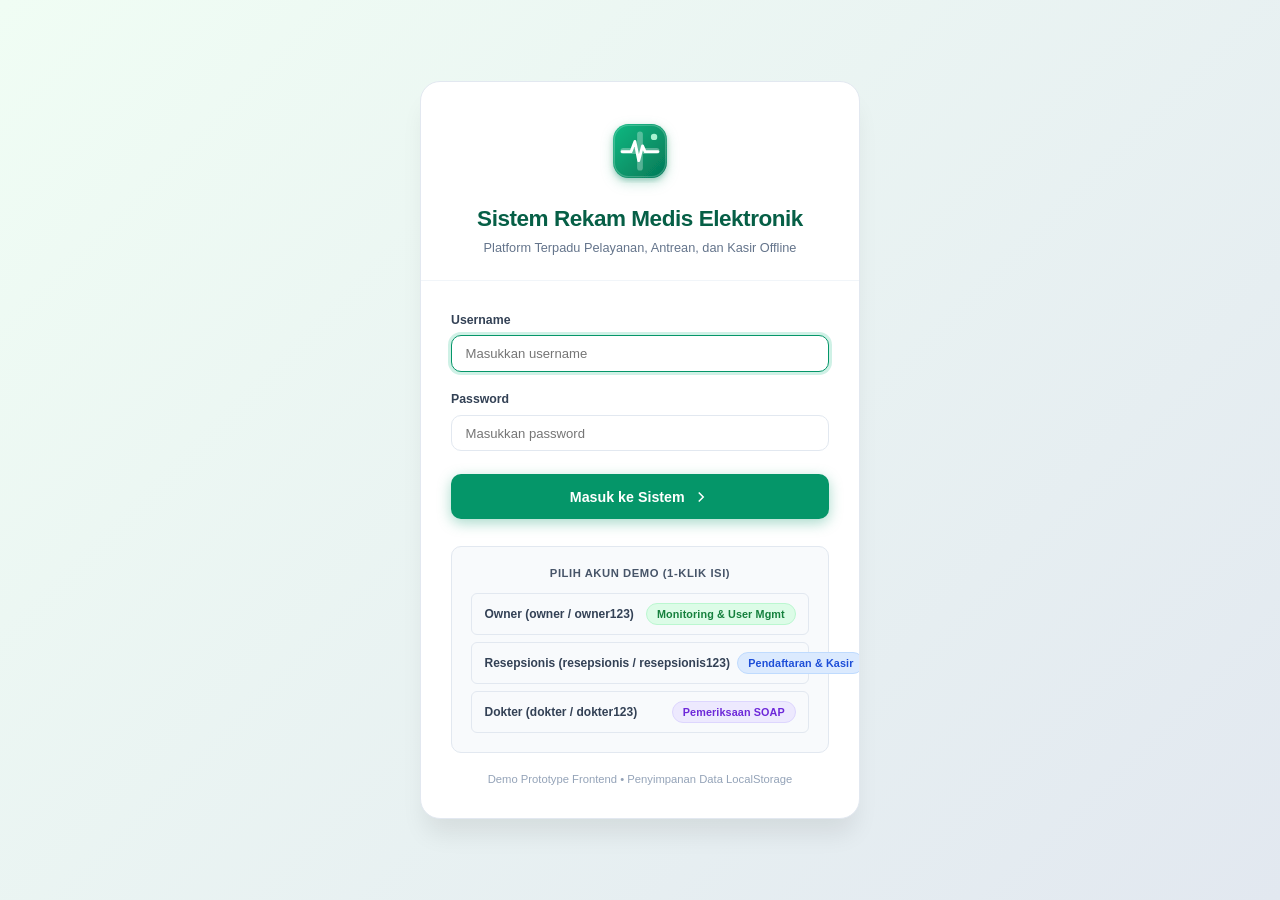
<file: index.html>
<!DOCTYPE html>
<html lang="id">
<head>
  <meta charset="UTF-8" />
  <meta name="viewport" content="width=device-width, initial-scale=1.0" />
  <title>Sistem Rekam Medis Elektronik (RME) - Demo Prototype</title>
  <meta name="description" content="Demo Web Rekam Medis Elektronik (RME) berbasis HTML5, CSS3, Vanilla JS, dan LocalStorage" />
  <link rel="icon" type="image/svg+xml" href="assets/logo.svg" />

  <!-- Stylesheets -->
  <link rel="stylesheet" href="css/style.css" />
  <link rel="stylesheet" href="css/dashboard.css" />
  <link rel="stylesheet" href="css/responsive.css" />
</head>
<body>
  <!-- Application Root Mount Container -->
  <div id="app-root"></div>

  <!-- JavaScript Modules in Dependency Order -->
  <script src="js/data.js"></script>
  <script src="js/auth.js"></script>
  <script src="js/pasien.js"></script>
  <script src="js/antrean.js"></script>
  <script src="js/pemeriksaan.js"></script>
  <script src="js/transaksi.js"></script>
  <script src="js/app.js"></script>
</body>
</html>
</file>
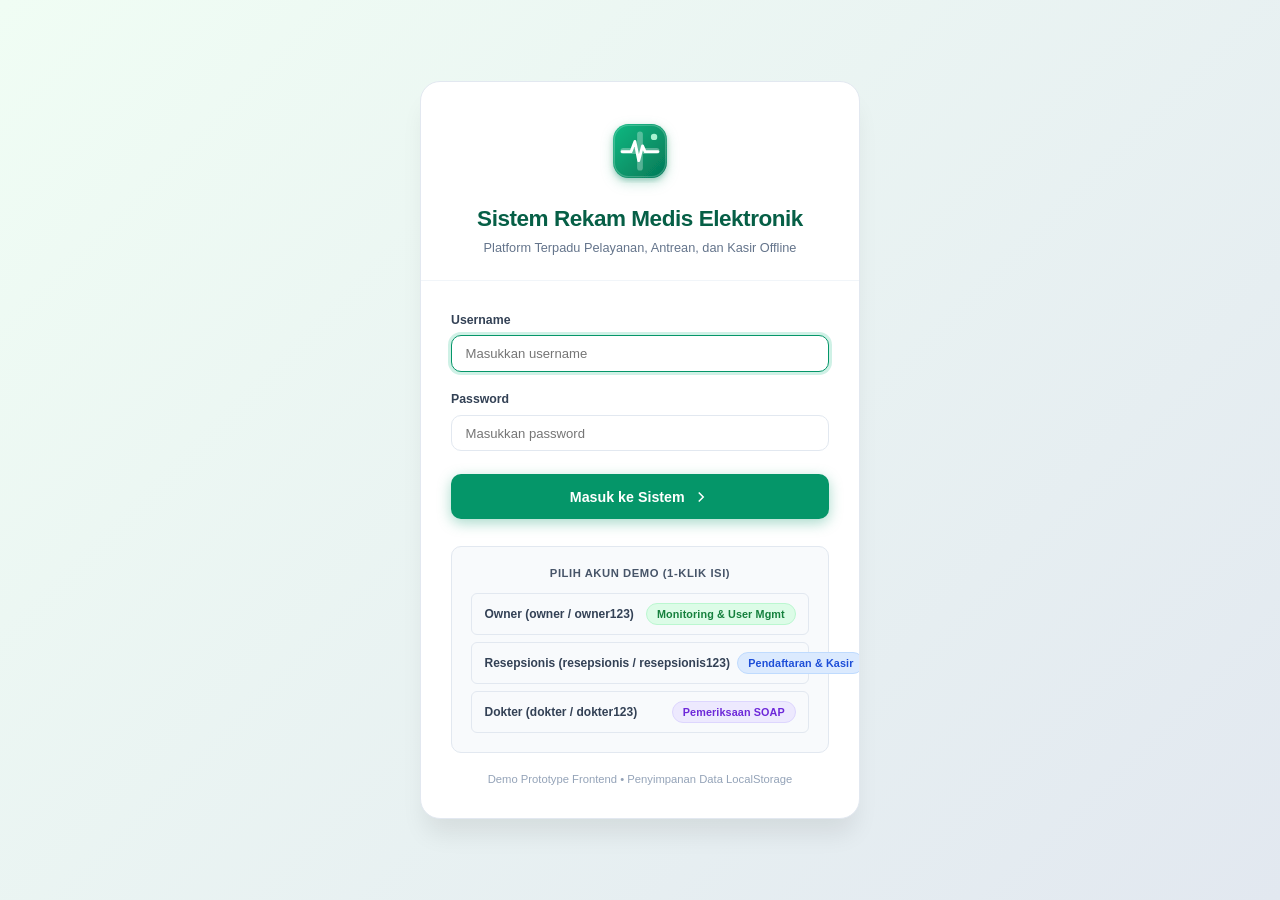
<file: pages/antrean.html>
<!DOCTYPE html>
<html lang="id">
<head>
  <meta charset="UTF-8">
  <meta name="viewport" content="width=device-width, initial-scale=1.0">
  <title>Antrean Pasien - Sistem RME</title>
  <link rel="icon" type="image/svg+xml" href="../assets/logo.svg">
  <script>
    window.location.replace('../index.html#antrean');
  </script>
</head>
<body>
  <div style="font-family: sans-serif; text-align: center; padding: 3rem;">
    <h2>Mengarahkan ke Modul Antrean...</h2>
    <p><a href="../index.html#antrean">Klik di sini jika browser tidak otomatis mengarahkan</a></p>
  </div>
</body>
</html>
</file>
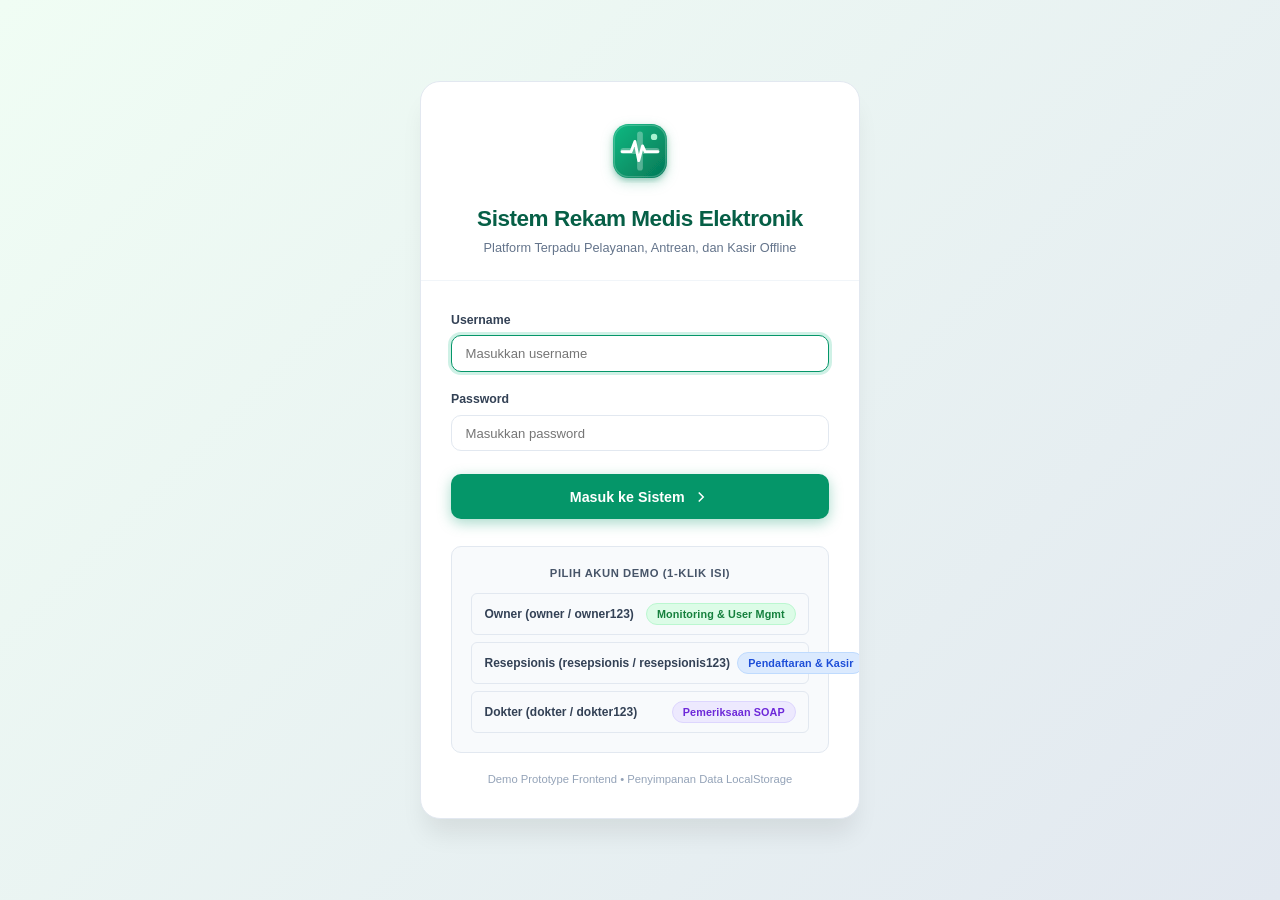
<file: pages/detail-transaksi.html>
<!DOCTYPE html>
<html lang="id">
<head>
  <meta charset="UTF-8">
  <meta name="viewport" content="width=device-width, initial-scale=1.0">
  <title>Detail Transaksi - Sistem RME</title>
  <link rel="icon" type="image/svg+xml" href="../assets/logo.svg">
  <script>
    window.location.replace('../index.html#riwayat-transaksi');
  </script>
</head>
<body>
  <div style="font-family: sans-serif; text-align: center; padding: 3rem;">
    <h2>Mengarahkan ke Detail Transaksi...</h2>
    <p><a href="../index.html#riwayat-transaksi">Klik di sini jika browser tidak otomatis mengarahkan</a></p>
  </div>
</body>
</html>
</file>
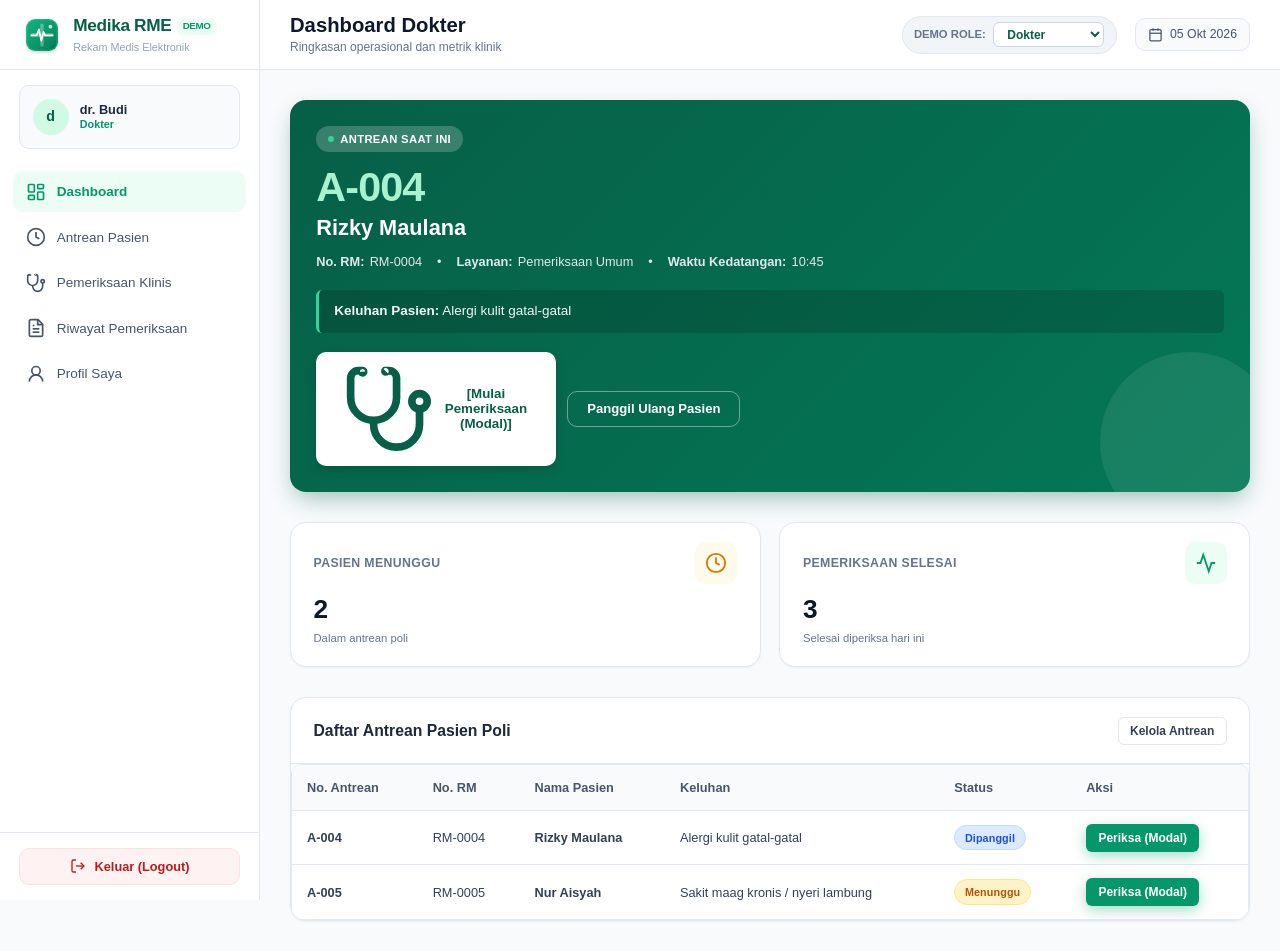
<file: pages/dokter.html>
<!DOCTYPE html>
<html lang="id">
<head>
  <meta charset="UTF-8">
  <meta name="viewport" content="width=device-width, initial-scale=1.0">
  <title>Dashboard Dokter - Sistem RME</title>
  <link rel="icon" type="image/svg+xml" href="../assets/logo.svg">
  <script>
    try {
      const user = {
        username: 'dokter',
        role: 'dokter',
        name: 'dr. Budi',
        fullName: 'dr. Budi Santoso, Sp.PD',
        title: 'Dokter Pemeriksa',
        loginAt: new Date().toISOString()
      };
      localStorage.setItem('rme_current_user', JSON.stringify(user));
    } catch(e) {}
    window.location.replace('../index.html#dashboard');
  </script>
</head>
<body>
  <div style="font-family: sans-serif; text-align: center; padding: 3rem;">
    <h2>Mengarahkan ke Dashboard Dokter...</h2>
    <p><a href="../index.html#dashboard">Klik di sini jika browser tidak otomatis mengarahkan</a></p>
  </div>
</body>
</html>
</file>
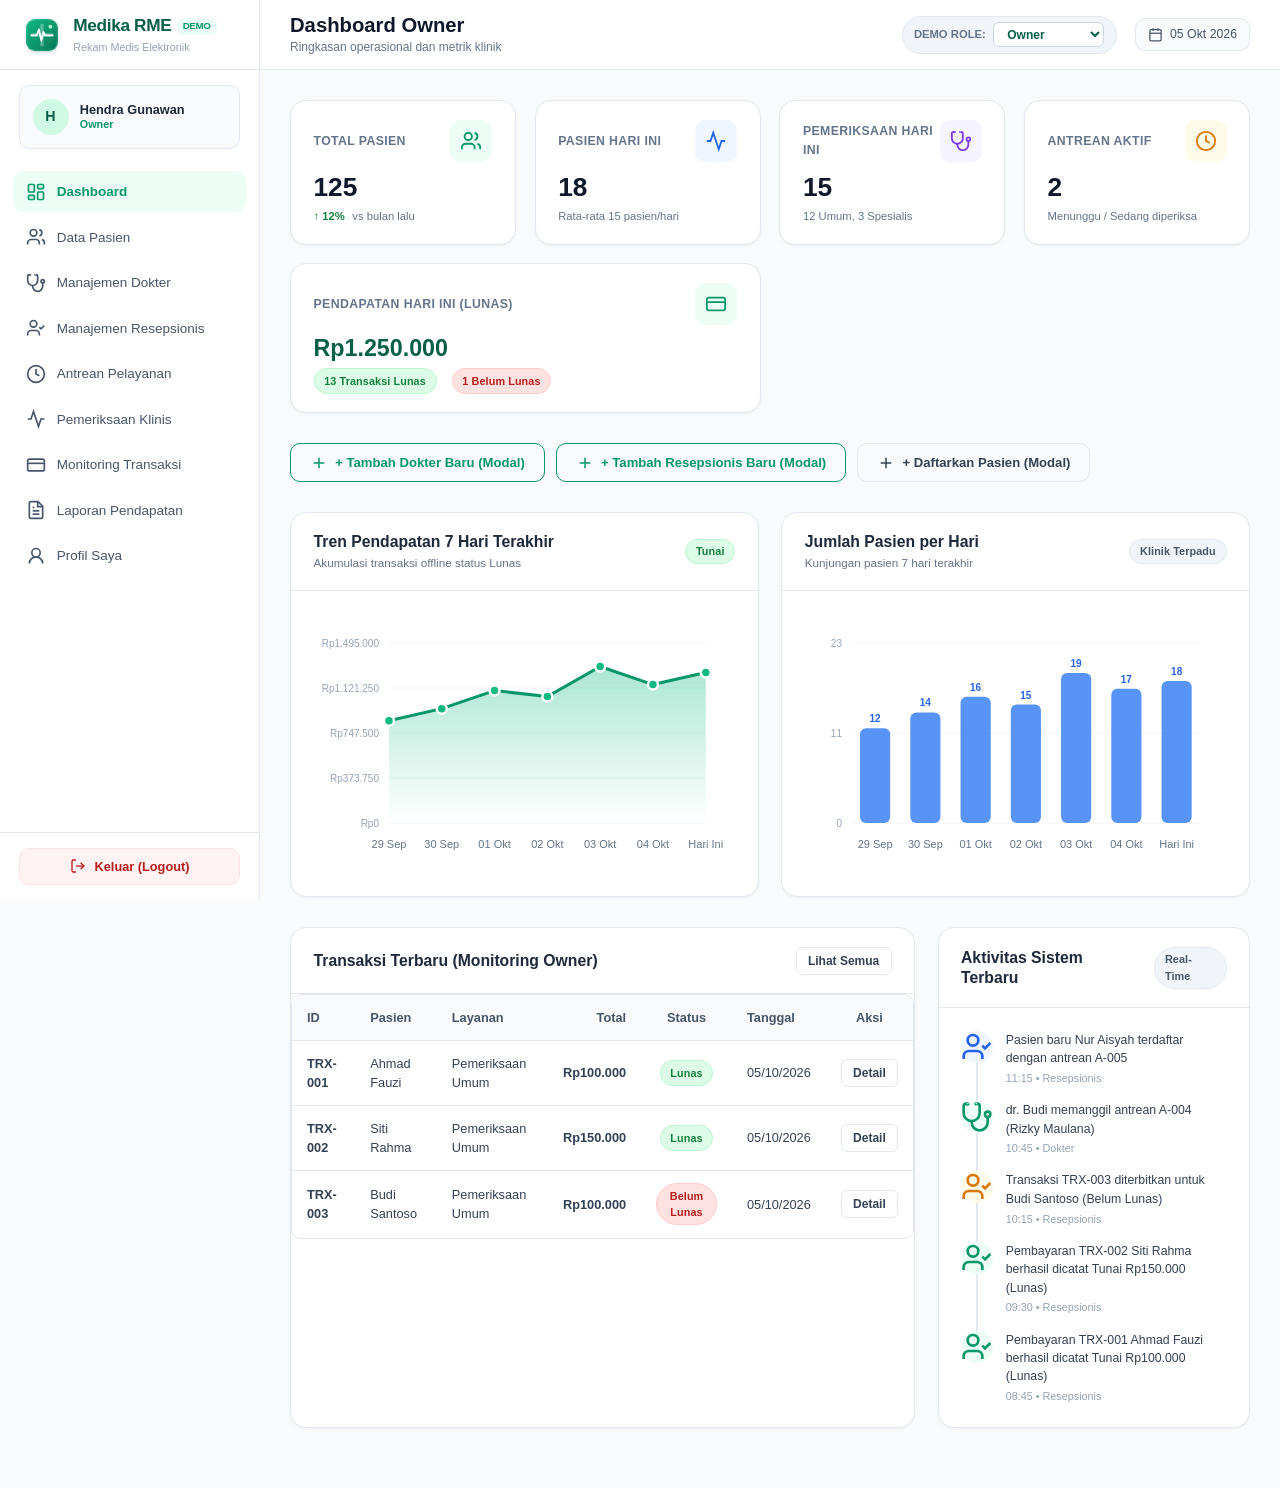
<file: pages/owner.html>
<!DOCTYPE html>
<html lang="id">
<head>
  <meta charset="UTF-8">
  <meta name="viewport" content="width=device-width, initial-scale=1.0">
  <title>Dashboard Owner - Sistem RME</title>
  <link rel="icon" type="image/svg+xml" href="../assets/logo.svg">
  <script>
    try {
      const user = {
        username: 'owner',
        role: 'owner',
        name: 'Hendra Gunawan',
        title: 'Owner / Pimpinan Klinik',
        loginAt: new Date().toISOString()
      };
      localStorage.setItem('rme_current_user', JSON.stringify(user));
    } catch(e) {}
    window.location.replace('../index.html#dashboard');
  </script>
</head>
<body>
  <div style="font-family: sans-serif; text-align: center; padding: 3rem;">
    <h2>Mengarahkan ke Dashboard Owner...</h2>
    <p><a href="../index.html#dashboard">Klik di sini jika browser tidak otomatis mengarahkan</a></p>
  </div>
</body>
</html>
</file>
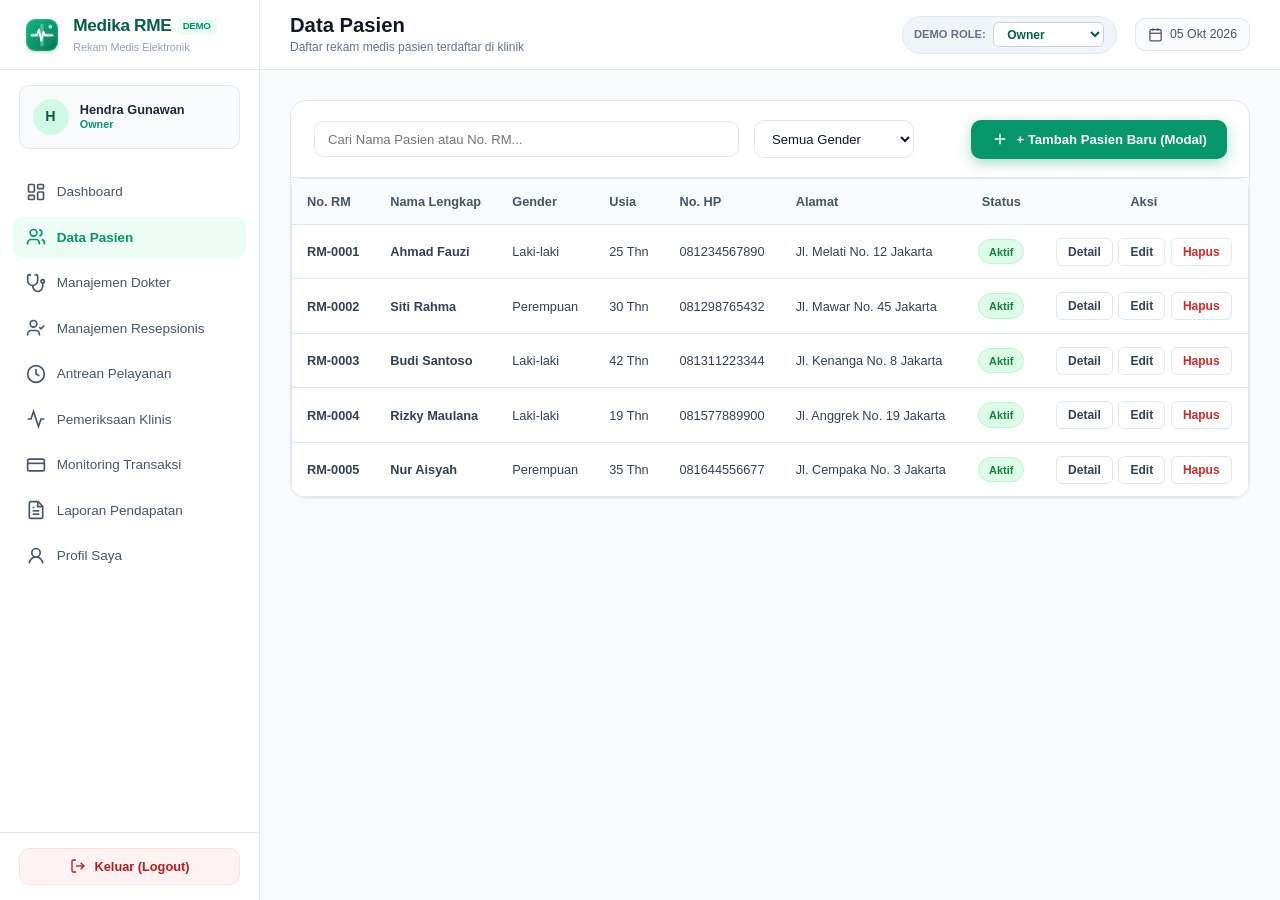
<file: pages/pasien.html>
<!DOCTYPE html>
<html lang="id">
<head>
  <meta charset="UTF-8">
  <meta name="viewport" content="width=device-width, initial-scale=1.0">
  <title>Data Pasien - Sistem RME</title>
  <link rel="icon" type="image/svg+xml" href="../assets/logo.svg">
  <script>
    window.location.replace('../index.html#pasien');
  </script>
</head>
<body>
  <div style="font-family: sans-serif; text-align: center; padding: 3rem;">
    <h2>Mengarahkan ke Modul Pasien...</h2>
    <p><a href="../index.html#pasien">Klik di sini jika browser tidak otomatis mengarahkan</a></p>
  </div>
</body>
</html>
</file>
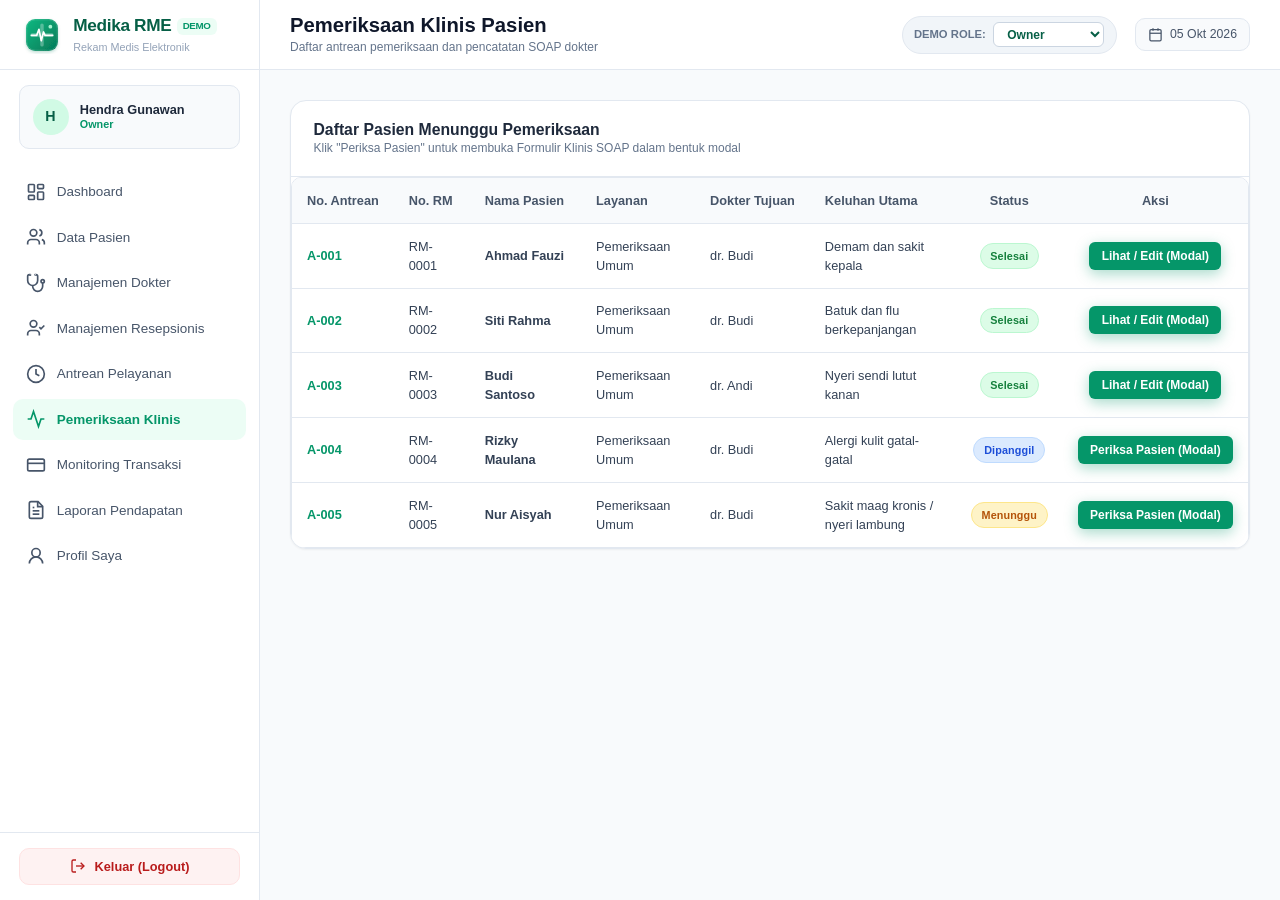
<file: pages/pemeriksaan.html>
<!DOCTYPE html>
<html lang="id">
<head>
  <meta charset="UTF-8">
  <meta name="viewport" content="width=device-width, initial-scale=1.0">
  <title>Pemeriksaan Dokter - Sistem RME</title>
  <link rel="icon" type="image/svg+xml" href="../assets/logo.svg">
  <script>
    window.location.replace('../index.html#pemeriksaan');
  </script>
</head>
<body>
  <div style="font-family: sans-serif; text-align: center; padding: 3rem;">
    <h2>Mengarahkan ke Modul Pemeriksaan...</h2>
    <p><a href="../index.html#pemeriksaan">Klik di sini jika browser tidak otomatis mengarahkan</a></p>
  </div>
</body>
</html>
</file>
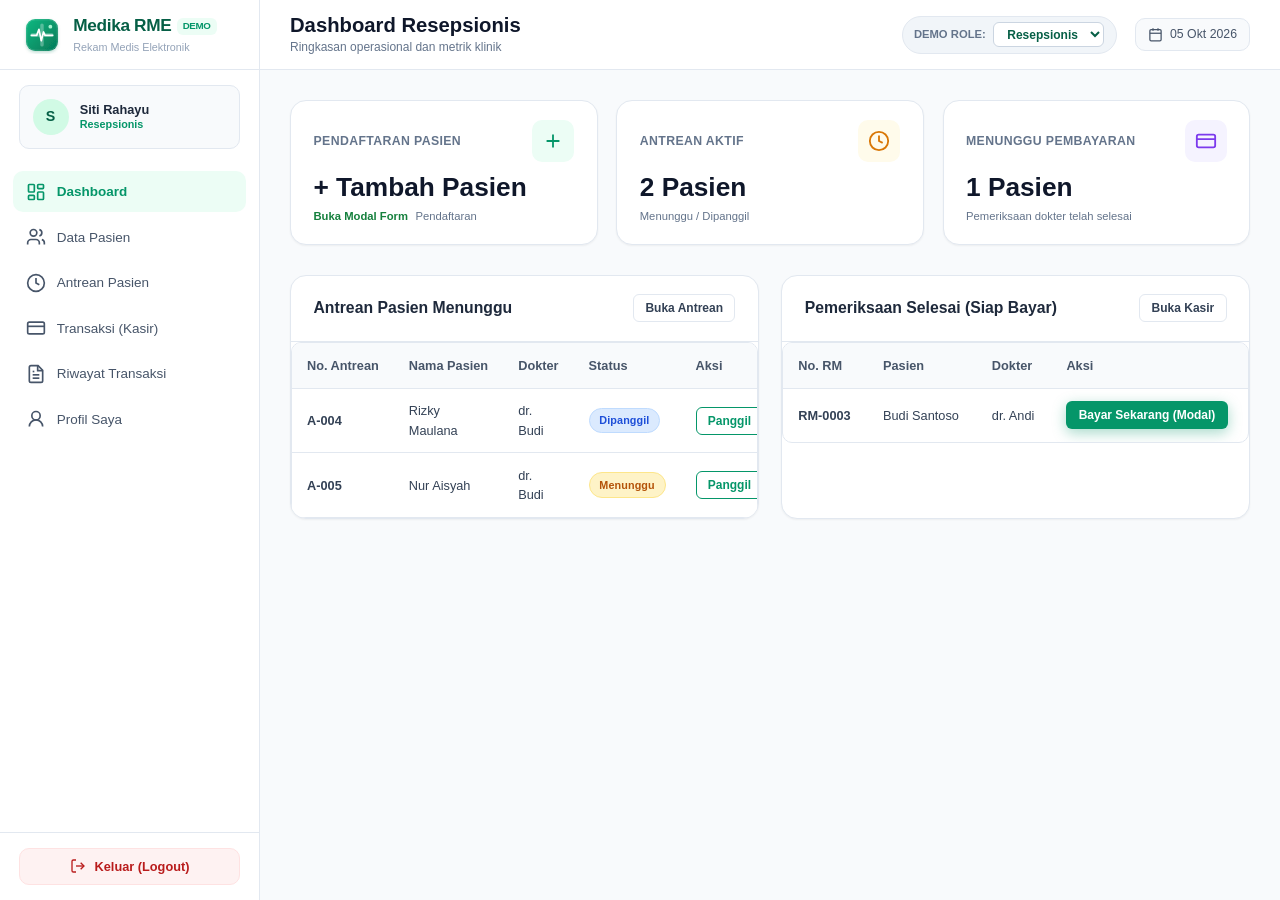
<file: pages/resepsionis.html>
<!DOCTYPE html>
<html lang="id">
<head>
  <meta charset="UTF-8">
  <meta name="viewport" content="width=device-width, initial-scale=1.0">
  <title>Dashboard Resepsionis - Sistem RME</title>
  <link rel="icon" type="image/svg+xml" href="../assets/logo.svg">
  <script>
    try {
      const user = {
        username: 'resepsionis',
        role: 'resepsionis',
        name: 'Siti Rahayu',
        title: 'Resepsionis & Front Desk',
        loginAt: new Date().toISOString()
      };
      localStorage.setItem('rme_current_user', JSON.stringify(user));
    } catch(e) {}
    window.location.replace('../index.html#dashboard');
  </script>
</head>
<body>
  <div style="font-family: sans-serif; text-align: center; padding: 3rem;">
    <h2>Mengarahkan ke Dashboard Resepsionis...</h2>
    <p><a href="../index.html#dashboard">Klik di sini jika browser tidak otomatis mengarahkan</a></p>
  </div>
</body>
</html>
</file>
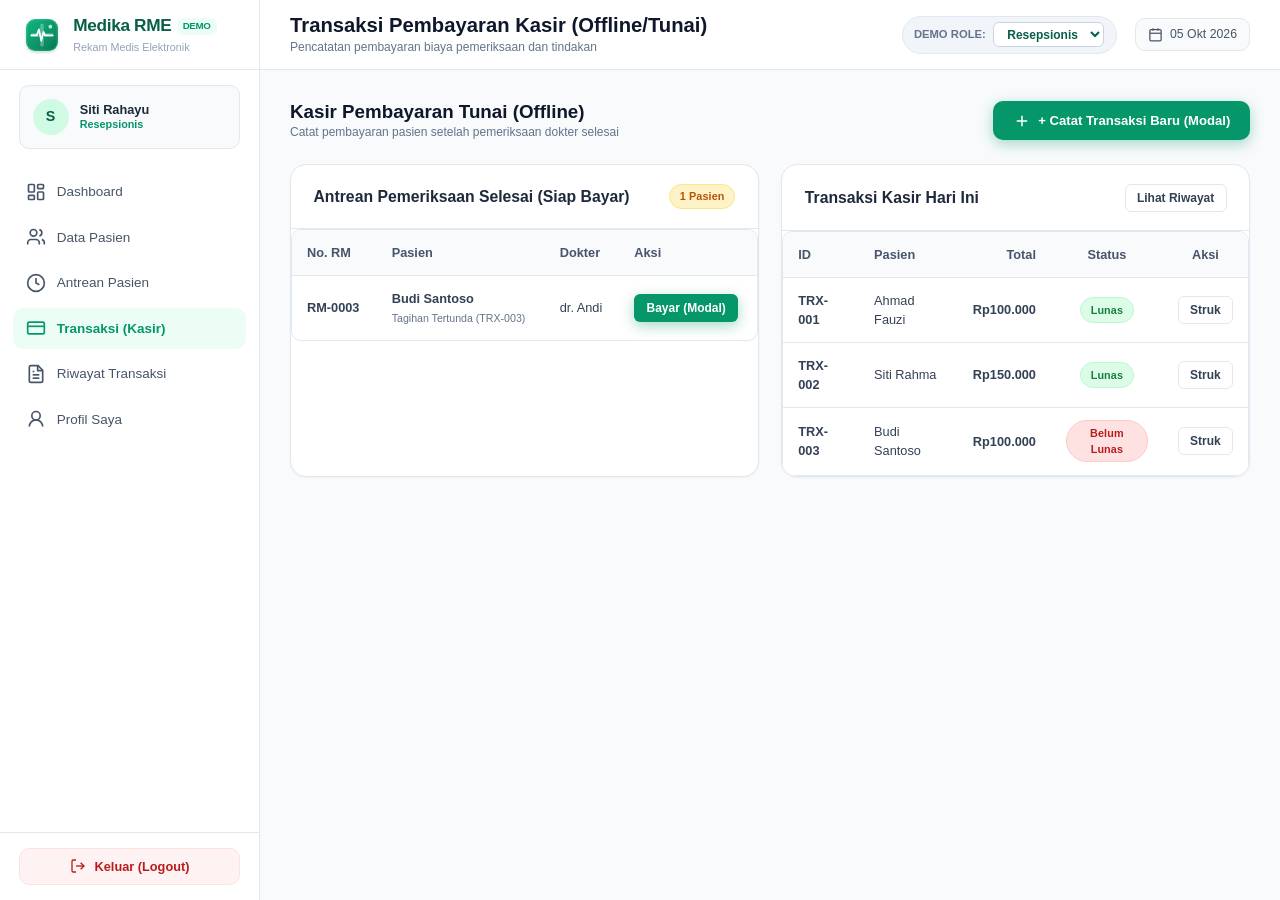
<file: pages/transaksi.html>
<!DOCTYPE html>
<html lang="id">
<head>
  <meta charset="UTF-8">
  <meta name="viewport" content="width=device-width, initial-scale=1.0">
  <title>Transaksi Pembayaran - Sistem RME</title>
  <link rel="icon" type="image/svg+xml" href="../assets/logo.svg">
  <script>
    window.location.replace('../index.html#transaksi');
  </script>
</head>
<body>
  <div style="font-family: sans-serif; text-align: center; padding: 3rem;">
    <h2>Mengarahkan ke Modul Transaksi...</h2>
    <p><a href="../index.html#transaksi">Klik di sini jika browser tidak otomatis mengarahkan</a></p>
  </div>
</body>
</html>
</file>
<file: css/style.css>
/* ==========================================================================
   SISTEM REKAM MEDIS ELEKTRONIK (RME) - MAIN STYLESHEET
   Medical Dashboard Theme: Clean, Professional, Emerald/Teal Primary
   ========================================================================== */

:root {
  /* Color Palette */
  --primary: #059669;
  --primary-hover: #047857;
  --primary-dark: #065f46;
  --primary-light: #ecfdf5;
  --primary-100: #d1fae5;
  --primary-200: #a7f3d0;
  --primary-focus: rgba(16, 185, 129, 0.2);

  --slate-50: #f8fafc;
  --slate-100: #f1f5f9;
  --slate-200: #e2e8f0;
  --slate-300: #cbd5e1;
  --slate-400: #94a3b8;
  --slate-500: #64748b;
  --slate-600: #475569;
  --slate-700: #334155;
  --slate-800: #1e293b;
  --slate-900: #0f172a;

  --bg-body: #f8fafc;
  --bg-card: #ffffff;
  --bg-card-hover: #fafafa;
  --border-color: #e2e8f0;
  --text-main: #0f172a;
  --text-muted: #64748b;

  /* Status Colors */
  --status-waiting: #b45309;
  --status-waiting-bg: #fef3c7;
  --status-waiting-border: #fde68a;

  --status-called: #1d4ed8;
  --status-called-bg: #dbeafe;
  --status-called-border: #bfdbfe;

  --status-exam: #6d28d9;
  --status-exam-bg: #ede9fe;
  --status-exam-border: #ddd6fe;

  --status-success: #15803d;
  --status-success-bg: #dcfce7;
  --status-success-border: #bbf7d0;

  --status-danger: #b91c1c;
  --status-danger-bg: #fee2e2;
  --status-danger-border: #fecaca;

  /* Dimensions & Spacing */
  --sidebar-width: 260px;
  --navbar-height: 70px;
  --radius-sm: 6px;
  --radius-md: 10px;
  --radius-lg: 16px;
  --radius-full: 9999px;

  /* Shadows */
  --shadow-sm: 0 1px 2px 0 rgba(0, 0, 0, 0.05);
  --shadow-md: 0 4px 6px -1px rgba(0, 0, 0, 0.07), 0 2px 4px -2px rgba(0, 0, 0, 0.05);
  --shadow-lg: 0 10px 15px -3px rgba(0, 0, 0, 0.08), 0 4px 6px -4px rgba(0, 0, 0, 0.04);
  --shadow-xl: 0 20px 25px -5px rgba(0, 0, 0, 0.1), 0 8px 10px -6px rgba(0, 0, 0, 0.05);
  --shadow-primary: 0 4px 14px 0 rgba(5, 150, 105, 0.35);

  /* Transition */
  --transition: all 0.2s cubic-bezier(0.4, 0, 0.2, 1);
}

/* Reset & Box Sizing */
*, *::before, *::after {
  box-sizing: border-box;
  margin: 0;
  padding: 0;
}

html {
  font-size: 15px;
  scroll-behavior: smooth;
}

body {
  font-family: -apple-system, BlinkMacSystemFont, "Segoe UI", Roboto, "Helvetica Neue", Arial, sans-serif;
  background-color: var(--bg-body);
  color: var(--text-main);
  line-height: 1.5;
  -webkit-font-smoothing: antialiased;
  -moz-osx-font-smoothing: grayscale;
  min-height: 100vh;
}

/* Typography Helpers */
h1, h2, h3, h4, h5, h6 {
  color: var(--slate-900);
  font-weight: 700;
  line-height: 1.25;
}

p {
  color: var(--text-muted);
}

a {
  color: var(--primary);
  text-decoration: none;
  transition: var(--transition);
}

a:hover {
  color: var(--primary-hover);
}

/* Application Layout Structure */
#app-root {
  min-height: 100vh;
  display: flex;
  flex-direction: column;
}

.app-wrapper {
  display: flex;
  min-height: 100vh;
  position: relative;
  background-color: var(--bg-body);
}

/* ==========================================================================
   SIDEBAR
   ========================================================================== */
.sidebar {
  width: var(--sidebar-width);
  background-color: #ffffff;
  border-right: 1px solid var(--border-color);
  display: flex;
  flex-direction: column;
  position: fixed;
  top: 0;
  bottom: 0;
  left: 0;
  z-index: 40;
  transition: transform 0.3s cubic-bezier(0.4, 0, 0.2, 1);
}

.sidebar-header {
  height: var(--navbar-height);
  padding: 0 1.5rem;
  display: flex;
  align-items: center;
  gap: 0.85rem;
  border-bottom: 1px solid var(--border-color);
}

.sidebar-logo {
  width: 38px;
  height: 38px;
  flex-shrink: 0;
}

.sidebar-brand {
  display: flex;
  flex-direction: column;
}

.sidebar-brand .brand-name {
  font-size: 1.15rem;
  font-weight: 800;
  color: var(--primary-dark);
  letter-spacing: -0.02em;
  display: flex;
  align-items: center;
  gap: 0.35rem;
}

.sidebar-brand .brand-badge {
  background: var(--primary-light);
  color: var(--primary);
  font-size: 0.65rem;
  font-weight: 700;
  padding: 1px 6px;
  border-radius: var(--radius-sm);
  text-transform: uppercase;
}

.sidebar-brand .brand-sub {
  font-size: 0.72rem;
  color: var(--slate-400);
  font-weight: 500;
}

.sidebar-user-preview {
  margin: 1rem 1.25rem 0.5rem;
  padding: 0.85rem;
  background: var(--slate-50);
  border: 1px solid var(--slate-200);
  border-radius: var(--radius-md);
  display: flex;
  align-items: center;
  gap: 0.75rem;
}

.user-avatar-sm {
  width: 36px;
  height: 36px;
  border-radius: var(--radius-full);
  background: var(--primary-100);
  color: var(--primary-dark);
  display: flex;
  align-items: center;
  justify-content: center;
  font-weight: 700;
  font-size: 0.95rem;
  flex-shrink: 0;
}

.user-info-text {
  overflow: hidden;
  line-height: 1.25;
}

.user-info-name {
  font-size: 0.85rem;
  font-weight: 600;
  color: var(--slate-800);
  white-space: nowrap;
  text-overflow: ellipsis;
  overflow: hidden;
}

.user-info-role {
  font-size: 0.72rem;
  color: var(--primary);
  font-weight: 600;
  text-transform: capitalize;
}

.sidebar-nav {
  flex: 1;
  overflow-y: auto;
  padding: 1rem 0.85rem;
  display: flex;
  flex-direction: column;
  gap: 0.3rem;
}

.nav-section-title {
  font-size: 0.68rem;
  font-weight: 700;
  text-transform: uppercase;
  color: var(--slate-400);
  padding: 0.75rem 0.75rem 0.35rem;
  letter-spacing: 0.05em;
}

.nav-link {
  display: flex;
  align-items: center;
  gap: 0.75rem;
  padding: 0.7rem 0.85rem;
  color: var(--slate-600);
  font-weight: 500;
  font-size: 0.9rem;
  border-radius: var(--radius-md);
  transition: var(--transition);
  cursor: pointer;
  border: none;
  background: none;
  width: 100%;
  text-align: left;
}

.nav-link:hover {
  background-color: var(--slate-100);
  color: var(--slate-900);
}

.nav-link.active {
  background-color: var(--primary-light);
  color: var(--primary);
  font-weight: 600;
}

.nav-link svg, .nav-link .nav-icon {
  width: 20px;
  height: 20px;
  stroke-width: 2;
  flex-shrink: 0;
  color: currentColor;
}

.nav-link.active svg {
  color: var(--primary);
}

.nav-badge {
  margin-left: auto;
  font-size: 0.7rem;
  padding: 0.15rem 0.5rem;
  border-radius: var(--radius-full);
  background: var(--primary);
  color: white;
  font-weight: 600;
}

.nav-badge.warning {
  background: var(--status-waiting);
}

.sidebar-footer {
  padding: 1rem 1.25rem;
  border-top: 1px solid var(--border-color);
  display: flex;
  flex-direction: column;
  gap: 0.5rem;
}

.btn-logout {
  display: flex;
  align-items: center;
  justify-content: center;
  gap: 0.6rem;
  width: 100%;
  padding: 0.65rem 1rem;
  background: #fef2f2;
  color: var(--status-danger);
  border: 1px solid #fee2e2;
  border-radius: var(--radius-md);
  font-weight: 600;
  font-size: 0.85rem;
  cursor: pointer;
  transition: var(--transition);
}

.btn-logout:hover {
  background: #fee2e2;
  color: #991b1b;
}

/* ==========================================================================
   MAIN CONTENT AREA & NAVBAR
   ========================================================================== */
.main-wrapper {
  margin-left: var(--sidebar-width);
  flex: 1;
  display: flex;
  flex-direction: column;
  min-height: 100vh;
  transition: margin-left 0.3s cubic-bezier(0.4, 0, 0.2, 1);
}

.top-navbar {
  height: var(--navbar-height);
  background: #ffffff;
  border-bottom: 1px solid var(--border-color);
  padding: 0 2rem;
  display: flex;
  align-items: center;
  justify-content: space-between;
  position: sticky;
  top: 0;
  z-index: 30;
}

.navbar-left {
  display: flex;
  align-items: center;
  gap: 1.25rem;
}

.btn-sidebar-toggle {
  display: none;
  background: none;
  border: none;
  cursor: pointer;
  color: var(--slate-600);
  padding: 0.4rem;
  border-radius: var(--radius-sm);
}

.btn-sidebar-toggle:hover {
  background: var(--slate-100);
  color: var(--slate-900);
}

.page-title-box h1 {
  font-size: 1.35rem;
  font-weight: 700;
  color: var(--slate-900);
}

.page-title-box p {
  font-size: 0.8rem;
  color: var(--slate-500);
}

.navbar-right {
  display: flex;
  align-items: center;
  gap: 1.25rem;
}

.demo-role-switcher {
  display: flex;
  align-items: center;
  gap: 0.5rem;
  background: var(--slate-100);
  padding: 0.35rem 0.75rem;
  border-radius: var(--radius-full);
  border: 1px solid var(--slate-200);
}

.demo-role-switcher label {
  font-size: 0.75rem;
  font-weight: 600;
  color: var(--slate-500);
  text-transform: uppercase;
}

.demo-role-switcher select {
  background: white;
  border: 1px solid var(--slate-300);
  border-radius: var(--radius-sm);
  padding: 0.25rem 0.6rem;
  font-size: 0.8rem;
  font-weight: 600;
  color: var(--primary-dark);
  cursor: pointer;
  outline: none;
}

.demo-role-switcher select:focus {
  border-color: var(--primary);
}

.system-date-badge {
  display: flex;
  align-items: center;
  gap: 0.45rem;
  font-size: 0.82rem;
  color: var(--slate-600);
  background: var(--slate-50);
  border: 1px solid var(--border-color);
  padding: 0.4rem 0.8rem;
  border-radius: var(--radius-md);
  font-weight: 500;
}

.content-body {
  flex: 1;
  padding: 2rem;
  max-width: 1400px;
  width: 100%;
  margin: 0 auto;
}

/* ==========================================================================
   BUTTONS & CONTROLS
   ========================================================================== */
.btn {
  display: inline-flex;
  align-items: center;
  justify-content: center;
  gap: 0.5rem;
  padding: 0.625rem 1.25rem;
  font-size: 0.875rem;
  font-weight: 600;
  border-radius: var(--radius-md);
  border: 1px solid transparent;
  cursor: pointer;
  transition: var(--transition);
  outline: none;
  white-space: nowrap;
}

.btn svg {
  width: 18px;
  height: 18px;
}

.btn-primary {
  background-color: var(--primary);
  color: white;
  box-shadow: var(--shadow-primary);
}

.btn-primary:hover {
  background-color: var(--primary-hover);
  transform: translateY(-1px);
}

.btn-primary:active {
  transform: translateY(0);
}

.btn-secondary {
  background-color: var(--slate-100);
  color: var(--slate-700);
  border-color: var(--slate-200);
}

.btn-secondary:hover {
  background-color: var(--slate-200);
  color: var(--slate-900);
}

.btn-outline {
  background-color: transparent;
  border-color: var(--border-color);
  color: var(--slate-700);
}

.btn-outline:hover {
  background-color: var(--slate-50);
  border-color: var(--slate-300);
}

.btn-outline-primary {
  background-color: transparent;
  border-color: var(--primary);
  color: var(--primary);
}

.btn-outline-primary:hover {
  background-color: var(--primary-light);
}

.btn-success {
  background-color: var(--status-success);
  color: white;
}

.btn-success:hover {
  background-color: #166534;
}

.btn-danger {
  background-color: var(--status-danger);
  color: white;
}

.btn-danger:hover {
  background-color: #991b1b;
}

.btn-sm {
  padding: 0.4rem 0.75rem;
  font-size: 0.8rem;
  border-radius: var(--radius-sm);
}

.btn-sm svg {
  width: 15px;
  height: 15px;
}

.btn-lg {
  padding: 0.85rem 1.75rem;
  font-size: 1rem;
  border-radius: var(--radius-md);
}

.btn-icon {
  padding: 0.5rem;
  border-radius: var(--radius-sm);
}

/* ==========================================================================
   CARDS & CONTAINERS
   ========================================================================== */
.card {
  background-color: var(--bg-card);
  border: 1px solid var(--border-color);
  border-radius: var(--radius-lg);
  box-shadow: var(--shadow-sm);
  overflow: hidden;
  transition: var(--transition);
}

.card:hover {
  box-shadow: var(--shadow-md);
}

.card-header {
  padding: 1.25rem 1.5rem;
  border-bottom: 1px solid var(--border-color);
  display: flex;
  align-items: center;
  justify-content: space-between;
  gap: 1rem;
}

.card-header h2, .card-header h3 {
  font-size: 1.05rem;
  font-weight: 700;
  color: var(--slate-800);
}

.card-body {
  padding: 1.5rem;
}

.card-footer {
  padding: 1rem 1.5rem;
  background-color: var(--slate-50);
  border-top: 1px solid var(--border-color);
}

/* ==========================================================================
   FORMS & INPUTS
   ========================================================================== */
.form-grid {
  display: grid;
  grid-template-columns: repeat(2, 1fr);
  gap: 1.25rem;
}

.form-grid-3 {
  display: grid;
  grid-template-columns: repeat(3, 1fr);
  gap: 1.25rem;
}

.col-span-2 {
  grid-column: span 2;
}

.col-span-full {
  grid-column: 1 / -1;
}

.form-group {
  display: flex;
  flex-direction: column;
  gap: 0.4rem;
}

.form-label {
  font-size: 0.82rem;
  font-weight: 600;
  color: var(--slate-700);
}

.form-label .required {
  color: var(--status-danger);
  margin-left: 2px;
}

.form-control {
  width: 100%;
  padding: 0.65rem 0.9rem;
  font-size: 0.875rem;
  border: 1px solid var(--border-color);
  border-radius: var(--radius-md);
  background-color: white;
  color: var(--slate-900);
  transition: var(--transition);
  outline: none;
}

.form-control:focus {
  border-color: var(--primary);
  box-shadow: 0 0 0 3px var(--primary-focus);
}

.form-control[readonly], .form-control:disabled {
  background-color: var(--slate-100);
  color: var(--slate-600);
  cursor: not-allowed;
}

textarea.form-control {
  min-height: 80px;
  resize: vertical;
}

.form-hint {
  font-size: 0.75rem;
  color: var(--slate-400);
}

.input-prefix-group {
  display: flex;
  align-items: center;
  border: 1px solid var(--border-color);
  border-radius: var(--radius-md);
  background: white;
  overflow: hidden;
}

.input-prefix {
  padding: 0.65rem 0.9rem;
  background: var(--slate-100);
  color: var(--slate-600);
  font-weight: 600;
  font-size: 0.85rem;
  border-right: 1px solid var(--border-color);
}

.input-prefix-group .form-control {
  border: none;
  box-shadow: none;
}

.input-prefix-group:focus-within {
  border-color: var(--primary);
  box-shadow: 0 0 0 3px var(--primary-focus);
}

/* Radio & Checkbox Cards */
.radio-options-row {
  display: flex;
  gap: 1rem;
}

.radio-pill {
  display: inline-flex;
  align-items: center;
  gap: 0.5rem;
  padding: 0.5rem 1rem;
  border: 1px solid var(--border-color);
  border-radius: var(--radius-md);
  cursor: pointer;
  background: white;
  font-size: 0.85rem;
  font-weight: 500;
  transition: var(--transition);
}

.radio-pill:has(input:checked) {
  border-color: var(--primary);
  background-color: var(--primary-light);
  color: var(--primary-dark);
  font-weight: 600;
}

/* ==========================================================================
   TABLES
   ========================================================================== */
.table-responsive {
  width: 100%;
  overflow-x: auto;
  border-radius: var(--radius-md);
  border: 1px solid var(--border-color);
  background: white;
}

.table {
  width: 100%;
  border-collapse: collapse;
  text-align: left;
  font-size: 0.85rem;
}

.table th {
  background-color: var(--slate-50);
  color: var(--slate-600);
  font-weight: 600;
  padding: 0.85rem 1rem;
  border-bottom: 1px solid var(--border-color);
  white-space: nowrap;
}

.table td {
  padding: 0.85rem 1rem;
  border-bottom: 1px solid var(--border-color);
  color: var(--slate-700);
  vertical-align: middle;
}

.table tbody tr:last-child td {
  border-bottom: none;
}

.table tbody tr:hover {
  background-color: var(--slate-50);
}

.table .text-right {
  text-align: right;
}

.table .text-center {
  text-align: center;
}

/* ==========================================================================
   BADGES & PILLS
   ========================================================================== */
.badge {
  display: inline-flex;
  align-items: center;
  gap: 0.35rem;
  padding: 0.25rem 0.65rem;
  font-size: 0.72rem;
  font-weight: 600;
  border-radius: var(--radius-full);
  text-transform: capitalize;
  letter-spacing: 0.01em;
  border: 1px solid transparent;
}

.badge-dot {
  width: 6px;
  height: 6px;
  border-radius: var(--radius-full);
  background: currentColor;
}

.badge-waiting {
  background-color: var(--status-waiting-bg);
  color: var(--status-waiting);
  border-color: var(--status-waiting-border);
}

.badge-called {
  background-color: var(--status-called-bg);
  color: var(--status-called);
  border-color: var(--status-called-border);
}

.badge-exam {
  background-color: var(--status-exam-bg);
  color: var(--status-exam);
  border-color: var(--status-exam-border);
}

.badge-success {
  background-color: var(--status-success-bg);
  color: var(--status-success);
  border-color: var(--status-success-border);
}

.badge-danger {
  background-color: var(--status-danger-bg);
  color: var(--status-danger);
  border-color: var(--status-danger-border);
}

.badge-secondary {
  background-color: var(--slate-100);
  color: var(--slate-600);
  border-color: var(--slate-200);
}

/* ==========================================================================
   MODALS
   ========================================================================== */
.modal-overlay {
  position: fixed;
  inset: 0;
  background-color: rgba(15, 23, 42, 0.6);
  backdrop-filter: blur(4px);
  display: flex;
  align-items: center;
  justify-content: center;
  z-index: 100;
  padding: 1.5rem;
  opacity: 0;
  visibility: hidden;
  transition: opacity 0.25s ease, visibility 0.25s ease;
}

.modal-overlay.active {
  opacity: 1;
  visibility: visible;
}

.modal-container {
  background: white;
  border-radius: var(--radius-lg);
  box-shadow: var(--shadow-xl);
  max-width: 640px;
  width: 100%;
  max-height: 90vh;
  display: flex;
  flex-direction: column;
  transform: translateY(20px) scale(0.98);
  transition: transform 0.25s cubic-bezier(0.16, 1, 0.3, 1);
  overflow: hidden;
}

.modal-overlay.active .modal-container {
  transform: translateY(0) scale(1);
}

.modal-container.modal-sm {
  max-width: 440px;
}

.modal-container.modal-md {
  max-width: 600px;
}

.modal-container.modal-lg {
  max-width: 850px;
}

.modal-container.modal-xl {
  max-width: 1050px;
}

.modal-header {
  padding: 1.25rem 1.5rem;
  border-bottom: 1px solid var(--border-color);
  display: flex;
  align-items: center;
  justify-content: space-between;
}

.modal-header h3 {
  font-size: 1.15rem;
  font-weight: 700;
  color: var(--slate-900);
}

.modal-close-btn {
  background: transparent;
  border: none;
  color: var(--slate-400);
  font-size: 1.5rem;
  cursor: pointer;
  padding: 0.25rem;
  display: flex;
  align-items: center;
  justify-content: center;
  border-radius: var(--radius-sm);
  transition: var(--transition);
}

.modal-close-btn:hover {
  color: var(--slate-700);
  background: var(--slate-100);
}

.modal-content {
  padding: 1.5rem;
  overflow-y: auto;
}

.modal-footer {
  padding: 1.25rem 1.5rem;
  background-color: var(--slate-50);
  border-top: 1px solid var(--border-color);
  display: flex;
  align-items: center;
  justify-content: flex-end;
  gap: 0.75rem;
}

/* Modal Confirmation Danger / Warning Box */
.confirm-box {
  text-align: center;
  padding: 1rem 0;
}

.confirm-icon-danger {
  width: 60px;
  height: 60px;
  border-radius: var(--radius-full);
  background-color: #fee2e2;
  color: #dc2626;
  display: flex;
  align-items: center;
  justify-content: center;
  margin: 0 auto 1.25rem;
}

.confirm-icon-danger svg {
  width: 32px;
  height: 32px;
}

.confirm-icon-warning {
  width: 60px;
  height: 60px;
  border-radius: var(--radius-full);
  background-color: #fef3c7;
  color: #d97706;
  display: flex;
  align-items: center;
  justify-content: center;
  margin: 0 auto 1.25rem;
}

.confirm-icon-warning svg {
  width: 32px;
  height: 32px;
}

.confirm-title {
  font-size: 1.25rem;
  font-weight: 800;
  color: #0f172a;
  margin-bottom: 0.5rem;
}

.confirm-desc {
  font-size: 0.88rem;
  color: #64748b;
  line-height: 1.5;
  margin-bottom: 1.5rem;
}

/* ==========================================================================
   TOAST NOTIFICATIONS
   ========================================================================== */
#toast-container {
  position: fixed;
  bottom: 2rem;
  right: 2rem;
  z-index: 999;
  display: flex;
  flex-direction: column;
  gap: 0.75rem;
  pointer-events: none;
}

.toast {
  pointer-events: auto;
  min-width: 300px;
  max-width: 420px;
  background: white;
  border-radius: var(--radius-md);
  box-shadow: var(--shadow-lg);
  border-left: 4px solid var(--primary);
  padding: 0.9rem 1.25rem;
  display: flex;
  align-items: center;
  gap: 0.85rem;
  transform: translateX(100%);
  opacity: 0;
  transition: all 0.3s cubic-bezier(0.16, 1, 0.3, 1);
}

.toast.show {
  transform: translateX(0);
  opacity: 1;
}

.toast-success {
  border-left-color: var(--status-success);
}

.toast-danger {
  border-left-color: var(--status-danger);
}

.toast-warning {
  border-left-color: var(--status-waiting);
}

.toast-info {
  border-left-color: #2563eb;
}

.toast-icon {
  flex-shrink: 0;
  width: 22px;
  height: 22px;
}

.toast-success .toast-icon { color: var(--status-success); }
.toast-danger .toast-icon { color: var(--status-danger); }
.toast-warning .toast-icon { color: var(--status-waiting); }
.toast-info .toast-icon { color: #2563eb; }

.toast-message {
  font-size: 0.85rem;
  color: var(--slate-800);
  font-weight: 500;
  flex: 1;
}

/* ==========================================================================
   EMPTY STATE & SKELETON
   ========================================================================== */
.empty-state {
  padding: 3rem 1.5rem;
  text-align: center;
  display: flex;
  flex-direction: column;
  align-items: center;
  justify-content: center;
}

.empty-state-icon {
  width: 56px;
  height: 56px;
  color: var(--slate-300);
  margin-bottom: 1rem;
}

.empty-state h4 {
  font-size: 1rem;
  color: var(--slate-700);
  margin-bottom: 0.35rem;
}

.empty-state p {
  font-size: 0.85rem;
  color: var(--slate-400);
  max-width: 320px;
}

/* ==========================================================================
   PRINT STYLES FOR RECEIPT / INVOICE
   ========================================================================== */
@media print {
  body {
    background: white !important;
    color: black !important;
  }

  .sidebar, .top-navbar, .btn, .modal-footer, #toast-container, .no-print {
    display: none !important;
  }

  .main-wrapper {
    margin-left: 0 !important;
  }

  .content-body {
    padding: 0 !important;
    max-width: 100% !important;
  }

  .modal-overlay {
    position: static !important;
    background: white !important;
    backdrop-filter: none !important;
    padding: 0 !important;
    display: block !important;
    opacity: 1 !important;
    visibility: visible !important;
  }

  .modal-container {
    box-shadow: none !important;
    max-width: 100% !important;
    border: none !important;
  }

  .print-receipt-paper {
    border: 1px solid #ddd !important;
    box-shadow: none !important;
    width: 100% !important;
    margin: 0 !important;
  }
}
</file>
<file: css/dashboard.css>
/* ==========================================================================
   SISTEM REKAM MEDIS ELEKTRONIK (RME) - DASHBOARD & COMPONENT STYLES
   ========================================================================== */

/* KPI Grid */
.kpi-grid {
  display: grid;
  grid-template-columns: repeat(auto-fit, minmax(220px, 1fr));
  gap: 1.25rem;
  margin-bottom: 2rem;
}

.kpi-card {
  background: white;
  border-radius: var(--radius-lg);
  border: 1px solid var(--border-color);
  padding: 1.25rem 1.5rem;
  display: flex;
  flex-direction: column;
  justify-content: space-between;
  box-shadow: var(--shadow-sm);
  position: relative;
  overflow: hidden;
  transition: var(--transition);
}

.kpi-card:hover {
  transform: translateY(-2px);
  box-shadow: var(--shadow-md);
  border-color: var(--slate-300);
}

.kpi-header {
  display: flex;
  align-items: center;
  justify-content: space-between;
  margin-bottom: 0.75rem;
}

.kpi-title {
  font-size: 0.82rem;
  font-weight: 600;
  color: var(--slate-500);
  text-transform: uppercase;
  letter-spacing: 0.03em;
}

.kpi-icon-bubble {
  width: 42px;
  height: 42px;
  border-radius: var(--radius-md);
  display: flex;
  align-items: center;
  justify-content: center;
  flex-shrink: 0;
}

.kpi-icon-bubble svg {
  width: 22px;
  height: 22px;
}

.kpi-icon-emerald {
  background-color: var(--primary-light);
  color: var(--primary);
}

.kpi-icon-blue {
  background-color: #eff6ff;
  color: #2563eb;
}

.kpi-icon-purple {
  background-color: #f5f3ff;
  color: #7c3aed;
}

.kpi-icon-amber {
  background-color: #fffbeb;
  color: #d97706;
}

.kpi-icon-rose {
  background-color: #fff1f2;
  color: #e11d48;
}

.kpi-value {
  font-size: 1.75rem;
  font-weight: 800;
  color: var(--slate-900);
  line-height: 1.1;
  margin-bottom: 0.4rem;
}

.kpi-value.text-currency {
  font-size: 1.55rem;
  color: var(--primary-dark);
}

.kpi-meta {
  display: flex;
  align-items: center;
  gap: 0.5rem;
  font-size: 0.75rem;
  color: var(--slate-500);
}

.kpi-trend {
  display: inline-flex;
  align-items: center;
  gap: 0.2rem;
  font-weight: 700;
}

.kpi-trend.positive {
  color: var(--status-success);
}

.kpi-trend.negative {
  color: var(--status-danger);
}

/* Dashboard Two-Column Grid */
.dashboard-grid-2-1 {
  display: grid;
  grid-template-columns: 2fr 1fr;
  gap: 1.5rem;
  margin-bottom: 2rem;
}

.dashboard-grid-1-1 {
  display: grid;
  grid-template-columns: 1fr 1fr;
  gap: 1.5rem;
  margin-bottom: 2rem;
}

/* Chart Card & SVG Charts */
.chart-card {
  display: flex;
  flex-direction: column;
}

.chart-header {
  display: flex;
  align-items: center;
  justify-content: space-between;
  margin-bottom: 1.25rem;
}

.chart-title {
  font-size: 1rem;
  font-weight: 700;
  color: var(--slate-800);
}

.chart-subtitle {
  font-size: 0.78rem;
  color: var(--slate-500);
  margin-top: 0.15rem;
}

.chart-container {
  width: 100%;
  height: 260px;
  position: relative;
}

.chart-svg {
  width: 100%;
  height: 100%;
  overflow: visible;
}

.chart-tooltip {
  position: absolute;
  background: var(--slate-900);
  color: white;
  padding: 0.4rem 0.75rem;
  border-radius: var(--radius-sm);
  font-size: 0.75rem;
  font-weight: 600;
  pointer-events: none;
  opacity: 0;
  transform: translate(-50%, -120%);
  transition: opacity 0.15s ease, transform 0.15s ease;
  white-space: nowrap;
  z-index: 10;
  box-shadow: var(--shadow-md);
}

.chart-tooltip.show {
  opacity: 1;
}

/* Activity / Audit Feed */
.activity-feed {
  display: flex;
  flex-direction: column;
  gap: 1rem;
}

.activity-item {
  display: flex;
  gap: 0.85rem;
  position: relative;
}

.activity-item:not(:last-child)::before {
  content: '';
  position: absolute;
  top: 32px;
  left: 15px;
  width: 2px;
  bottom: -16px;
  background-color: var(--slate-200);
}

.activity-icon {
  width: 32px;
  height: 32px;
  border-radius: var(--radius-full);
  background: var(--slate-100);
  color: var(--slate-600);
  display: flex;
  align-items: center;
  justify-content: center;
  flex-shrink: 0;
  z-index: 1;
}

.activity-icon.emerald { background: var(--primary-light); color: var(--primary); }
.activity-icon.blue { background: #eff6ff; color: #2563eb; }
.activity-icon.amber { background: #fffbeb; color: #d97706; }

.activity-details {
  flex: 1;
}

.activity-text {
  font-size: 0.82rem;
  color: var(--slate-700);
  font-weight: 500;
}

.activity-time {
  font-size: 0.72rem;
  color: var(--slate-400);
  margin-top: 0.15rem;
}

/* Doctor's "Antrean Saat Ini" Showcase Card */
.active-patient-hero {
  background: linear-gradient(135deg, #065f46 0%, #047857 100%);
  color: white;
  border-radius: var(--radius-lg);
  padding: 1.75rem;
  box-shadow: 0 10px 25px -5px rgba(6, 95, 70, 0.4);
  position: relative;
  overflow: hidden;
  margin-bottom: 2rem;
}

.active-patient-hero::after {
  content: '';
  position: absolute;
  right: -30px;
  bottom: -40px;
  width: 180px;
  height: 180px;
  border-radius: var(--radius-full);
  background: rgba(255, 255, 255, 0.08);
  pointer-events: none;
}

.active-patient-badge {
  display: inline-flex;
  align-items: center;
  gap: 0.4rem;
  background: rgba(255, 255, 255, 0.2);
  padding: 0.3rem 0.8rem;
  border-radius: var(--radius-full);
  font-size: 0.75rem;
  font-weight: 700;
  letter-spacing: 0.03em;
  text-transform: uppercase;
  margin-bottom: 1rem;
}

.hero-queue-no {
  font-size: 2.75rem;
  font-weight: 900;
  line-height: 1;
  color: #a7f3d0;
  letter-spacing: -0.02em;
}

.hero-patient-name {
  font-size: 1.45rem;
  font-weight: 700;
  color: white;
  margin-top: 0.25rem;
}

.hero-patient-meta {
  display: flex;
  flex-wrap: wrap;
  gap: 1rem;
  margin-top: 0.5rem;
  font-size: 0.85rem;
  color: #e2e8f0;
}

.hero-patient-meta span {
  display: inline-flex;
  align-items: center;
  gap: 0.35rem;
}

.hero-complaint-box {
  background: rgba(0, 0, 0, 0.15);
  border-left: 3px solid #34d399;
  padding: 0.75rem 1rem;
  border-radius: var(--radius-sm);
  margin: 1.25rem 0;
  font-size: 0.9rem;
  color: #f1f5f9;
}

.hero-actions {
  display: flex;
  gap: 0.75rem;
  align-items: center;
}

.btn-hero-action {
  background: white;
  color: #065f46;
  font-weight: 700;
  padding: 0.75rem 1.75rem;
  border-radius: var(--radius-md);
  border: none;
  cursor: pointer;
  box-shadow: 0 4px 10px rgba(0, 0, 0, 0.15);
  transition: var(--transition);
  display: inline-flex;
  align-items: center;
  gap: 0.5rem;
}

.btn-hero-action:hover {
  background: #ecfdf5;
  transform: translateY(-2px);
  box-shadow: 0 6px 14px rgba(0, 0, 0, 0.2);
}

/* Examination Clinical Form Styles */
.patient-info-strip {
  background: white;
  border: 1px solid var(--border-color);
  border-radius: var(--radius-md);
  padding: 1rem 1.5rem;
  display: flex;
  flex-wrap: wrap;
  align-items: center;
  justify-content: space-between;
  gap: 1rem;
  margin-bottom: 1.5rem;
}

.patient-info-item {
  display: flex;
  flex-direction: column;
}

.patient-info-label {
  font-size: 0.72rem;
  color: var(--slate-400);
  font-weight: 600;
  text-transform: uppercase;
}

.patient-info-val {
  font-size: 0.95rem;
  font-weight: 700;
  color: var(--slate-800);
}

/* Vital Signs Metric Cards */
.vitals-grid {
  display: grid;
  grid-template-columns: repeat(4, 1fr);
  gap: 1rem;
  margin-bottom: 1.5rem;
}

.vital-card {
  background: var(--slate-50);
  border: 1px solid var(--border-color);
  border-radius: var(--radius-md);
  padding: 0.85rem;
  display: flex;
  flex-direction: column;
  gap: 0.35rem;
}

.vital-card:focus-within {
  border-color: var(--primary);
  background: white;
}

.vital-label {
  font-size: 0.75rem;
  font-weight: 600;
  color: var(--slate-600);
  display: flex;
  justify-content: space-between;
}

.vital-unit {
  color: var(--slate-400);
  font-weight: 400;
}

.vital-input {
  font-size: 1.15rem;
  font-weight: 700;
  color: var(--slate-900);
  border: none;
  background: transparent;
  width: 100%;
  outline: none;
}

/* Transaction Billing Details & Thermal Struk */
.transaction-summary-box {
  background: var(--slate-50);
  border: 1px solid var(--border-color);
  border-radius: var(--radius-md);
  padding: 1.25rem;
  margin-top: 1rem;
}

.calc-row {
  display: flex;
  justify-content: space-between;
  align-items: center;
  padding: 0.5rem 0;
  font-size: 0.9rem;
  color: var(--slate-600);
}

.calc-row.total-row {
  border-top: 2px dashed var(--slate-300);
  margin-top: 0.75rem;
  padding-top: 0.85rem;
  font-size: 1.2rem;
  font-weight: 800;
  color: var(--primary-dark);
}

/* Receipt Paper Modal Layout */
.receipt-paper {
  background: white;
  border: 1px solid var(--border-color);
  border-radius: var(--radius-md);
  padding: 2rem;
  max-width: 480px;
  margin: 0 auto;
  box-shadow: var(--shadow-md);
  position: relative;
  font-family: -apple-system, BlinkMacSystemFont, "Segoe UI", Roboto, monospace;
}

.receipt-header {
  text-align: center;
  border-bottom: 2px dashed var(--slate-300);
  padding-bottom: 1rem;
  margin-bottom: 1.25rem;
}

.receipt-title {
  font-size: 1.2rem;
  font-weight: 800;
  color: var(--slate-900);
}

.receipt-subtitle {
  font-size: 0.75rem;
  color: var(--slate-500);
}

.receipt-meta-grid {
  display: grid;
  grid-template-columns: 1fr 1fr;
  gap: 0.4rem;
  font-size: 0.8rem;
  margin-bottom: 1rem;
  color: var(--slate-700);
}

.receipt-meta-label {
  color: var(--slate-500);
}

.receipt-divider {
  border-top: 1px dashed var(--slate-300);
  margin: 0.85rem 0;
}

.receipt-items {
  width: 100%;
  font-size: 0.85rem;
}

.receipt-items tr td {
  padding: 0.4rem 0;
}

.receipt-items tr td:last-child {
  text-align: right;
  font-weight: 600;
}

.receipt-grand-total {
  border-top: 2px dashed var(--slate-300);
  border-bottom: 2px dashed var(--slate-300);
  padding: 0.75rem 0;
  margin: 1rem 0;
  display: flex;
  justify-content: space-between;
  align-items: center;
  font-size: 1.15rem;
  font-weight: 800;
  color: var(--primary-dark);
}

.receipt-stamp {
  display: inline-block;
  border: 2px solid var(--status-success);
  color: var(--status-success);
  font-weight: 800;
  padding: 0.25rem 0.75rem;
  border-radius: var(--radius-sm);
  text-transform: uppercase;
  transform: rotate(-5deg);
  letter-spacing: 0.1em;
  font-size: 0.95rem;
  margin-top: 0.5rem;
}

.receipt-stamp.unpaid {
  border-color: var(--status-danger);
  color: var(--status-danger);
}

.receipt-footer-text {
  text-align: center;
  font-size: 0.75rem;
  color: var(--slate-400);
  margin-top: 1.5rem;
}
</file>
<file: css/responsive.css>
/* ==========================================================================
   SISTEM REKAM MEDIS ELEKTRONIK (RME) - RESPONSIVE STYLES
   Desktop, Laptop, Tablet, and Mobile
   ========================================================================== */

/* Media Query: Tablets & Laptops (<= 1024px) */
@media (max-width: 1024px) {
  :root {
    --sidebar-width: 240px;
  }

  .dashboard-grid-2-1 {
    grid-template-columns: 1fr;
  }

  .dashboard-grid-1-1 {
    grid-template-columns: 1fr;
  }

  .vitals-grid {
    grid-template-columns: repeat(2, 1fr);
  }

  .form-grid-3 {
    grid-template-columns: repeat(2, 1fr);
  }
}

/* Media Query: Mobile & Small Tablets (<= 768px) */
@media (max-width: 768px) {
  :root {
    --navbar-height: 60px;
  }

  /* Off-canvas Mobile Sidebar */
  .sidebar {
    transform: translateX(-100%);
    box-shadow: var(--shadow-xl);
    width: 280px;
  }

  .sidebar.mobile-open {
    transform: translateX(0);
  }

  .sidebar-backdrop {
    position: fixed;
    inset: 0;
    background: rgba(15, 23, 42, 0.5);
    z-index: 35;
    opacity: 0;
    visibility: hidden;
    transition: opacity 0.25s ease, visibility 0.25s ease;
  }

  .sidebar-backdrop.active {
    opacity: 1;
    visibility: visible;
  }

  .main-wrapper {
    margin-left: 0;
  }

  .btn-sidebar-toggle {
    display: inline-flex;
    align-items: center;
    justify-content: center;
  }

  .top-navbar {
    padding: 0 1rem;
  }

  .page-title-box h1 {
    font-size: 1.1rem;
  }

  .page-title-box p {
    display: none;
  }

  .system-date-badge {
    display: none;
  }

  .content-body {
    padding: 1.25rem 1rem;
  }

  /* Form & KPI Grids */
  .form-grid, .form-grid-3 {
    grid-template-columns: 1fr;
  }

  .col-span-2 {
    grid-column: span 1;
  }

  .vitals-grid {
    grid-template-columns: 1fr 1fr;
  }

  .kpi-grid {
    grid-template-columns: 1fr;
    gap: 1rem;
  }

  .hero-queue-no {
    font-size: 2.2rem;
  }

  .hero-patient-name {
    font-size: 1.2rem;
  }

  .patient-info-strip {
    flex-direction: column;
    align-items: flex-start;
    gap: 0.75rem;
  }

  .modal-container {
    max-height: 95vh;
  }

  #toast-container {
    bottom: 1rem;
    right: 1rem;
    left: 1rem;
  }

  .toast {
    min-width: 100%;
  }

  .card-header {
    flex-direction: column;
    align-items: flex-start;
    gap: 0.75rem;
  }

  .card-header .header-actions {
    width: 100%;
    display: flex;
    justify-content: flex-end;
  }
}

/* Extra Small Devices (<= 480px) */
@media (max-width: 480px) {
  .vitals-grid {
    grid-template-columns: 1fr;
  }

  .radio-options-row {
    flex-direction: column;
    gap: 0.5rem;
  }

  .demo-role-switcher label {
    display: none;
  }
}
</file>
